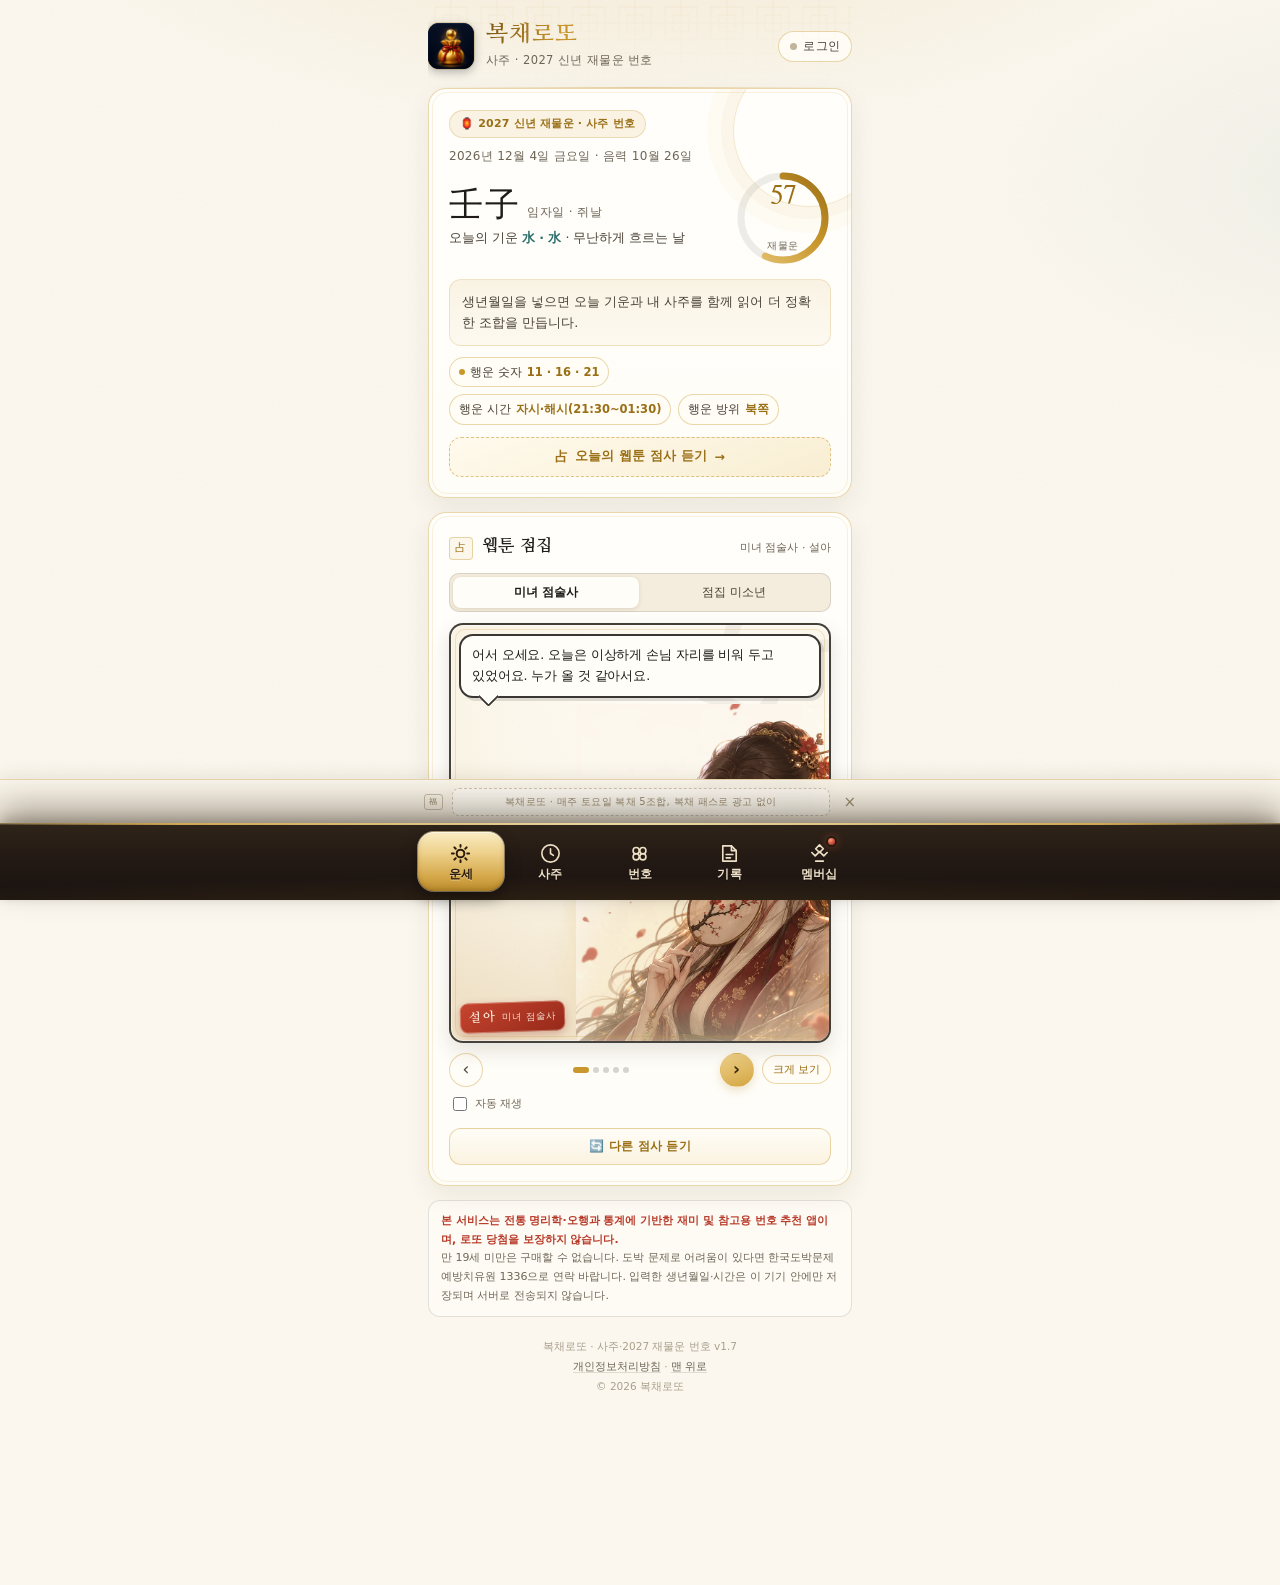
<file: index.html>
<!doctype html>
<html lang="ko">
<head>
<meta charset="utf-8" />
<meta name="viewport" content="width=device-width, initial-scale=1, viewport-fit=cover" />
<meta name="theme-color" content="#1E1B18" />
<script>
/* ───────── 채널 판별: 플레이스토어 앱(무료·광고형) / 웹(계좌이체) ─────────
   · ?channel=play  → 플레이스토어 무료·광고형 모드 (sessionStorage에 기억)
   · ?channel=web   → 무료 모드 해제(웹 판매 화면)
   · 그 외          → 저장된 채널을 따름 (기본값 web)
   이 스크립트는 CSS·다른 스크립트보다 먼저 돌아, 결제 UI가 잠깐이라도 그려지지 않게 합니다. */
(function () {
  var play = false;
  try {
    var q = new URLSearchParams(location.search);
    var ch = q.get('channel');
    if (ch === 'web') {
      try { sessionStorage.removeItem('bokchae_play_channel'); } catch (e) {}
    } else if (ch === 'play') {
      try { sessionStorage.setItem('bokchae_play_channel', '1'); } catch (e) {}
      play = true;
    } else {
      try { play = sessionStorage.getItem('bokchae_play_channel') === '1'; } catch (e) {}
    }
  } catch (e) {}
  window.BOKCHAE_PLAY = play;
  window.BOKCHAE_CHANNEL = play ? 'play' : 'web';
  if (play) document.documentElement.setAttribute('data-channel', 'play');
})();
</script>
<style>
/* 플레이스토어 모드: 계좌이체·이용권 코드·요금표·결제 모달은 화면에 존재하지 않습니다 */
html[data-channel="play"] .pay-intro,
html[data-channel="play"] .bank-mini,
html[data-channel="play"] #voucherTop,
html[data-channel="play"] #planList,
html[data-channel="play"] #termsBox,
html[data-channel="play"] #myPageBtn,
html[data-channel="play"] #payModal,
html[data-channel="play"] [data-tabgroup="membership"] [data-tab="plans"],
html[data-channel="play"] [data-tabpane="membership:plans"] { display: none !important; }
html[data-channel="play"] #wishBuy { display: none !important; }
</style>
<meta name="description" content="복채로또 - 사주와 2027 신년 재물운으로 로또 6/45 번호를 고르는 앱. 생년월일만 넣으면 웹툰 점술사가 오늘의 기운과 2027 정미년 재물운을 내 사주에 맞춰 풀어 주고, 무료로 시작해 월간·연간·VIP 멤버십으로 광고 없이 매일 황금 5조합과 심층 사주 리포트를 받아 볼 수 있습니다." />
<meta name="robots" content="index,follow" />
<meta property="og:title" content="복채로또 - 사주·2027 재물운 번호" />
<meta property="og:description" content="2027 신년 재물운과 내 사주로 고르는 6/45. 번호마다 이유가 있습니다." />
<meta property="og:type" content="website" />
<meta property="og:image" content="./icon-512.png" />
<title>복채로또 - 사주·2027 재물운 번호</title>
<link rel="manifest" href="./manifest.json" />
<link rel="icon" type="image/png" sizes="32x32" href="./favicon-32.png" />
<link rel="apple-touch-icon" href="./apple-touch-icon.png" />
<link rel="preconnect" href="https://fonts.googleapis.com" />
<link rel="preconnect" href="https://fonts.gstatic.com" crossorigin />
<link href="https://fonts.googleapis.com/css2?family=Nanum+Myeongjo:wght@400;700;800&family=Gowun+Batang:wght@400;700&display=swap" rel="stylesheet" />
<link rel="stylesheet" href="style.css?v=22" />
<link rel="stylesheet" href="webtoon.css?v=22" />
<style>
/* 인트로 스플래시 — 외부 CSS를 기다리지 않고 첫 페인트부터 화면을 덮도록 하는 최소 스타일 */
html.splashing { background-color: #100E0C; }
html.splashing, html.splashing body { overflow: hidden; }
#splash {
  position: fixed; inset: 0; z-index: 9999;
  display: grid; place-items: center; overflow: hidden;
  background:
    radial-gradient(120% 80% at 50% 6%, #2A2318 0%, rgba(42, 35, 24, 0) 60%),
    radial-gradient(100% 62% at 50% 104%, #1B1712 0%, rgba(27, 23, 18, 0) 72%),
    linear-gradient(180deg, #100E0C 0%, #171310 54%, #0B0A08 100%);
  color: #FBF7EE;
}
#splash.is-out { opacity: 0; visibility: hidden; }
#splash .sp-seal,
#splash .sp-title,
#splash .sp-rule,
#splash .sp-sub,
#splash .sp-hint { opacity: 0; }
</style>
</head>
<body>

<!-- ───── 인트로 스플래시 ───── -->
<div id="splash" class="splash" aria-hidden="true">
  <div class="sp-bg">
    <div class="sp-grain"></div>
    <div class="sp-moon"></div>
    <div class="sp-ring"></div>
    <div class="sp-sparks">
      <i style="--x:8%;--s:3px;--t:9.5s;--d:0s"></i>
      <i style="--x:17%;--s:2px;--t:12s;--d:2.4s"></i>
      <i style="--x:27%;--s:2.5px;--t:10.5s;--d:5.1s"></i>
      <i style="--x:39%;--s:2px;--t:13.5s;--d:1.2s"></i>
      <i style="--x:47%;--s:3.5px;--t:8.6s;--d:3.8s"></i>
      <i style="--x:56%;--s:2px;--t:11.4s;--d:6.4s"></i>
      <i style="--x:64%;--s:2.5px;--t:9s;--d:2s"></i>
      <i style="--x:72%;--s:3px;--t:12.6s;--d:4.6s"></i>
      <i style="--x:81%;--s:2px;--t:10s;--d:7.2s"></i>
      <i style="--x:89%;--s:3px;--t:13s;--d:1.8s"></i>
      <i style="--x:22%;--s:2px;--t:14s;--d:8.4s"></i>
      <i style="--x:93%;--s:2px;--t:11s;--d:5.7s"></i>
    </div>
    <div class="sp-frame"><b></b><b></b><b></b><b></b></div>
  </div>
  <div class="sp-core">
    <div class="sp-seal"><img src="./icon-192.png" alt="" width="92" height="92" decoding="async" /></div>
    <div class="sp-title">복채로또</div>
    <div class="sp-rule"><i></i><span>福</span><i></i></div>
    <p class="sp-sub">사주 · 2027 신년 재물운 번호</p>
    <p class="sp-hint">화면을 누르면 바로 시작합니다</p>
  </div>
</div>
<script>
/* 인트로 스플래시 제어 — 제목이 다 떠오른 뒤(1.9초) 부드럽게 걷히고, 탭하면 바로 건너뜁니다. */
(function () {
  var el = document.getElementById('splash');
  if (!el) return;
  var root = document.documentElement;
  root.classList.add('splashing');
  var done = false;

  function hide() {
    if (done) return;
    done = true;
    el.classList.add('is-out');
    root.classList.remove('splashing');
    setTimeout(function () {
      if (el.parentNode) el.parentNode.removeChild(el);
      root.classList.add('splash-done');
    }, 700);
  }

  // 제목·부제가 떠오르는 시간을 기다렸다가 자연스럽게 전환
  setTimeout(hide, 1900);
  // 탭 · 클릭 · 키 입력으로 즉시 건너뛰기
  el.addEventListener('click', hide);
  el.addEventListener('touchstart', hide, { passive: true });
  document.addEventListener('keydown', function (e) {
    if (e.key === 'Escape' || e.key === ' ' || e.key === 'Enter' || e.key === 'ArrowDown') hide();
  });
  // 뒤로 가기 복원(bFCache) 시에는 스플래시를 다시 보여 주지 않습니다.
  window.addEventListener('pageshow', function (e) { if (e.persisted) hide(); });
})();
</script>

<div class="wrap">
  <header class="topbar">
    <div class="brand">
      <div class="brand-mark" aria-hidden="true"><img src="./icon-192.png" alt="" width="46" height="46" decoding="async" /></div>
      <div class="brand-text">
        <b>복채로또</b>
        <span>사주 · 2027 신년 재물운 번호</span>
      </div>
    </div>
    <button class="acct" id="acctBtn" type="button" aria-haspopup="dialog">
      <span class="acct-dot" id="acctDot" aria-hidden="true"></span>
      <span class="acct-label" id="acctLabel">로그인</span>
    </button>
  </header>

  <main>

  <div class="panel" data-panel="today" id="panel-today">
      <section id="today" class="card hero" aria-labelledby="today-title">
        <div class="hero-tag" id="heroTag">🏮 2027 신년 재물운 · 사주 번호</div>
        <div class="hero-date" id="todayDate">오늘의 기운</div>
        <h1 id="today-title" class="sr">오늘의 기운과 재물운</h1>
        <div class="hero-main">
          <div class="hero-gz">
            <div class="gz" id="todayGz">乙巳<small id="todayGzSub">을사일</small></div>
            <div class="gz-sub" id="todayElLine">오늘의 기운 <b>木 · 火</b></div>
          </div>
          <div class="gauge" aria-label="오늘의 재물운 점수">
            <svg width="96" height="96" viewBox="0 0 96 96" aria-hidden="true">
              <circle cx="48" cy="48" r="42" fill="none" stroke="rgba(30,27,24,.08)" stroke-width="7" />
              <circle id="gaugeArc" cx="48" cy="48" r="42" fill="none" stroke="url(#gaugeGold)" stroke-width="7"
                stroke-linecap="round" stroke-dasharray="264" stroke-dashoffset="264" />
              <defs>
                <linearGradient id="gaugeGold" x1="0" y1="0" x2="1" y2="1">
                  <stop offset="0%" stop-color="#E7C87A" />
                  <stop offset="55%" stop-color="#C9972C" />
                  <stop offset="100%" stop-color="#9A6F16" />
                </linearGradient>
              </defs>
            </svg>
            <div class="val"><b id="gaugeVal">--</b><span>재물운</span></div>
          </div>
        </div>
        <div class="hero-note" id="todayNote">생년월일을 넣으면 2027 신년 재물운과 오늘의 기운을 내 사주와 함께 읽어 드립니다.</div>
        <div class="hero-chips" id="todayChips"></div>
        <button type="button" class="wt-hero-btn" data-wt-open>
          <b>占</b> 오늘의 웹툰 점사 듣기 <span aria-hidden="true">→</span>
        </button>
      </section>

      <section id="webtoon" class="card wt-card" aria-labelledby="wt-title">
        <div class="card-head">
          <span class="hanja">占</span>
          <h2 id="wt-title">웹툰 점집</h2>
          <span class="right" id="wtRole">미녀 점술사 · 설아</span>
        </div>

        <div class="seg wt-seg" role="group" aria-label="점술사 캐릭터 선택">
          <button type="button" data-teller="male" class="on">미녀 점술사</button>
          <button type="button" data-teller="female">점집 미소년</button>
        </div>

        <div class="wt-stage" id="wtStage"></div>

        <div class="wt-ctl">
          <button type="button" class="wt-round" data-wt-prev aria-label="이전 대사">‹</button>
          <div class="wt-dots" id="wtDotsInline" aria-hidden="true"></div>
          <button type="button" class="wt-round wt-round-next" data-wt-next aria-label="다음 대사">›</button>
          <button type="button" class="wt-mini" data-wt-open>크게 보기</button>
        </div>
        <label class="wt-auto"><input type="checkbox" data-wt-auto id="wtAutoInline" /> 자동 재생</label>
        <div class="wt-extra"><button type="button" class="wt-shuffle" data-wt-shuffle aria-label="다른 점사 듣기">🔄 다른 점사 듣기</button></div>
        <div class="wt-cta" id="wtCtaInline" hidden></div>
      </section>

  </div>

  <div class="panel" data-panel="saju" id="panel-saju" hidden>
    <div class="catbar" data-tabgroup="saju" role="tablist" aria-label="사주 카테고리">
      <button type="button" role="tab" data-tab="mine" aria-selected="true" class="on">내 사주 팔자</button>
      <button type="button" role="tab" data-tab="year" data-view="total" aria-selected="false">2027 신년 총운</button>
      <button type="button" role="tab" data-tab="year" data-view="domains" aria-selected="false">분야별 운세</button>
      <button type="button" role="tab" data-tab="year" data-view="months" aria-selected="false">주의할 달</button>
    </div>
    <div class="tabpane" data-tabpane="saju:mine">
      <section id="saju" class="card" aria-labelledby="saju-title">
        <div class="card-head">
          <span class="hanja">四柱</span>
          <h2 id="saju-title">내 사주</h2>
          <span class="rule"></span>
        </div>

        <form id="sajuForm" autocomplete="off">
          <div class="field">
            <label>달력 기준</label>
            <div class="seg" id="calSeg" role="group" aria-label="양력 음력 선택">
              <button type="button" data-cal="solar" class="on">양력</button>
              <button type="button" data-cal="lunar">음력</button>
            </div>
          </div>
          <div class="field">
            <label>내 성별 <span class="opt">점술사 캐릭터</span></label>
            <div class="seg" role="group" aria-label="내 성별 선택">
              <button type="button" data-gender="male" class="on">남성</button>
              <button type="button" data-gender="female">여성</button>
            </div>
            <div class="hint">남성을 고르면 미녀 점술사가, 여성을 고르면 점집 미소년이 사주를 풀어 드립니다.</div>
          </div>
          <div class="field">
            <label for="birthDate">생년월일</label>
            <input type="date" id="birthDate" min="1900-01-01" max="2050-12-31" required />
            <div class="hint" id="calHint">양력(현재 달력) 기준으로 입력합니다.</div>
          </div>
          <div class="field" id="leapRow" hidden>
            <label class="chk"><input type="checkbox" id="leapChk" /> 윤달(閏月)생입니다</label>
          </div>
          <div class="field">
            <label for="birthHour">태어난 시간</label>
            <select id="birthHour"></select>
            <div class="hint">모르면 ‘모름’으로 두세요. 세 기둥(년·월·일)으로 계산합니다.</div>
          </div>
          <button type="submit" class="btn btn-primary" id="sajuSubmit">사주 보고 번호 받기</button>
        </form>

        <div id="sajuResult" hidden>
          <div class="pillars" id="pillars"></div>
          <div class="saju-summary" id="sajuSummary"></div>
          <div class="saju-badges" id="sajuBadges"></div>
          <div class="balance" id="sajuBalance"></div>
          <div class="btn-row" style="margin-top:14px">
            <button type="button" class="btn btn-ghost" id="sajuEdit">사주 다시 입력</button>
          </div>
        </div>
      </section>

    </div>
    <div class="tabpane" data-tabpane="saju:year" data-tabview="total" hidden>
      <section id="annual" class="card premium ny-card" aria-labelledby="annual-title">
        <div class="card-head">
          <span class="hanja">歲</span>
          <h2 id="annual-title">2027 신년 총운세 · 주의할 달</h2>
          <span class="right gate-tag" id="annualTag">복채 패스</span>
        </div>
        <div class="gate" id="annualBody"></div>
      </section>

    </div>
  </div>

  <div class="panel" data-panel="numbers" id="panel-numbers" hidden>
    <div class="catbar" data-tabgroup="numbers" role="tablist" aria-label="번호 카테고리">
      <button type="button" role="tab" data-tab="numbers" aria-selected="true" class="on">오늘의 번호</button>
      <button type="button" role="tab" data-tab="weekly" aria-selected="false">이번 주 5조합</button>
      <button type="button" role="tab" data-tab="wish" aria-selected="false">소원 부적</button>
      <button type="button" role="tab" data-tab="buydays" aria-selected="false">구매 길일</button>
    </div>
    <div class="tabpane" data-tabpane="numbers:numbers">
      <section id="numbers" class="card" aria-labelledby="numbers-title">
        <div class="card-head">
          <span class="hanja">番</span>
          <h2 id="numbers-title">오늘의 번호</h2>
          <span class="right" id="numbersFor">사주 미입력</span>
        </div>

        <div id="memberBar" class="member-bar" hidden></div>

        <div id="comboFree"></div>

        <div id="comboLock" class="lock" style="margin-top:12px">
          <div class="pouch" aria-hidden="true">🧧</div>
          <h3>황금 5조합 + 상세 사주 리포트</h3>
          <p>복채(짧은 광고 1회)를 내면<br />오늘의 다섯 조합과 사주 풀이가 열립니다.</p>
          <button type="button" class="btn btn-gold" id="unlockBtn">복채 보고 5조합 열기 <small>무료</small></button>
          <p class="tiny">광고는 3초 카운트다운으로 재생됩니다 · 하루 1회</p>
        </div>

        <div id="comboPaid" hidden></div>

        <p class="hint" style="margin-top:12px">번호는 사주·오늘 일진·최근 회차 통계로 매일 새로 계산됩니다. 같은 날에는 같은 조합이 나옵니다.</p>
      </section>

    </div>
    <div class="tabpane" data-tabpane="numbers:weekly" hidden>
      <section id="weekly" class="card weekly" aria-labelledby="weekly-title">
        <div class="card-head">
          <span class="hanja">週</span>
          <h2 id="weekly-title">이번 주 내 복채 5조합</h2>
          <span class="right" id="weeklyRound">복채 패스</span>
        </div>
        <div id="weeklyBody"></div>
      </section>

    </div>
    <div class="tabpane" data-tabpane="numbers:wish" hidden>
      <section id="wish" class="card wish-sec" aria-labelledby="wish-title">
        <div class="card-head">
          <span class="hanja">願</span>
          <h2 id="wish-title">3일 소원 부적·카드</h2>
          <span class="right" id="wishPrice">1건 10,000원</span>
        </div>
        <p class="hint" style="margin:0 0 10px">소원을 한 줄 적으면 사주·오행 기운을 담은 부적 카드를 만들어 드립니다. 사흘 동안 간직하고, 이루어지길 기원하세요.</p>
        <div class="field">
          <label for="wishInput">내 소원 <span class="opt">40자 이내</span></label>
          <input type="text" id="wishInput" maxlength="40" placeholder="예) 이번 달 복채로 가족 여행을 다녀오게 해 주세요" />
        </div>
        <div class="btn-row" style="margin-top:10px">
          <button type="button" class="btn btn-gold" id="wishMake">소원 부적·카드 만들기 <small>미리보기 무료</small></button>
        </div>
        <div id="wishOut" hidden>
          <div class="wish-stage">
            <canvas id="wishCanvas" width="1080" height="1440" aria-label="3일 소원 부적 카드"></canvas>
            <div class="wish-lock" id="wishLock">
              <span class="wish-lock-ico" aria-hidden="true">🔒</span>
              <p class="wish-teller" data-teller-line>미녀 점술사 설아 — 복채를 내야 부적에 힘이 생깁니다.</p>
              <button type="button" class="btn btn-gold" id="wishBuy">10,000원 복채 내고 소원 부적 소장하기</button>
              <p class="tiny">구독 요금제와 별개의 단건 상품 · 1건 10,000원</p>
            </div>
          </div>
          <div class="btn-row" style="margin-top:12px">
            <button type="button" class="btn btn-primary" id="wishSave" disabled>결제 후 저장할 수 있어요</button>
            <button type="button" class="btn btn-ghost" id="wishShare" hidden>공유하기</button>
          </div>
          <p class="tiny" id="wishHint">미리보기에는 워터마크가 들어갑니다 · 10,000원 결제 후 원본 저장·공유가 열립니다</p>
        </div>
      </section>

    </div>
    <div class="tabpane" data-tabpane="numbers:buydays" hidden>
      <section id="buydays" class="card premium bd-sec" aria-labelledby="buydays-title">
        <div class="card-head">
          <span class="hanja">日</span>
          <h2 id="buydays-title">로또 구매 길일</h2>
          <span class="right gate-tag" id="buyTag">복채 패스</span>
        </div>
        <p class="hint" style="margin:0 0 10px">내 사주의 용신·재성과 그날의 일진이 맞물리는 날을 골라, 복채를 걸기 좋은 날과 피할 날을 달력으로 보여 드립니다.</p>
        <div class="gate" id="buyBody"></div>
      </section>

    </div>
  </div>

  <div class="panel" data-panel="saved" id="panel-saved" hidden>
      <section id="saved" class="card" aria-labelledby="saved-title">
        <div class="card-head">
          <span class="hanja">記</span>
          <h2 id="saved-title">내 번호 기록</h2>
          <span class="right" id="savedCount">0조합</span>
        </div>
        <div id="savedList"><div class="empty">마음에 드는 조합을 저장해 보세요. 저장한 번호는 최신 회차와 자동으로 대조합니다.</div></div>
        <div class="btn-row" style="margin-top:12px">
          <button type="button" class="btn btn-ghost" id="checkBtn">당첨 확인</button>
          <button type="button" class="btn btn-ghost" id="clearBtn">전체 삭제</button>
        </div>
        <p class="hint" id="savedLimitHint"></p>
      </section>

      <section id="draw" class="card" aria-labelledby="draw-title">
        <div class="card-head">
          <span class="hanja">當</span>
          <h2 id="draw-title">최신 당첨번호</h2>
          <span class="rule"></span>
        </div>
        <div id="latestDraw">
          <div class="empty">회차 정보를 불러오는 중입니다…</div>
        </div>
        <details class="past" id="pastWrap">
          <summary>지난 회차 보기</summary>
          <div id="pastList"></div>
        </details>
        <p class="hint" id="dataMeta">출처: 동행복권</p>
      </section>

  </div>

  <div class="panel" data-panel="membership" id="panel-membership" hidden>
    <div class="catbar" data-tabgroup="membership" role="tablist" aria-label="멤버십 카테고리">
      <button type="button" role="tab" data-tab="plans" aria-selected="true" class="on">요금제</button>
      <button type="button" role="tab" data-tab="ten" aria-selected="false">정밀 10조합</button>
      <button type="button" role="tab" data-tab="deep" aria-selected="false">심층 리포트</button>
      <button type="button" role="tab" data-tab="calendar" aria-selected="false">1년 캘린더</button>
      <button type="button" role="tab" data-tab="lucky" aria-selected="false">길일</button>
    </div>
    <div class="tabpane" data-tabpane="membership:plans">
      <section id="membership" class="card" aria-labelledby="membership-title">
        <div class="card-head">
          <span class="hanja">會</span>
          <h2 id="membership-title">멤버십 · 요금제</h2>
          <span class="right" id="tierNow">무료 회원</span>
        </div>

        <div class="pay-intro">
          <b>계좌이체로 결제하고, 이용권 코드로 바로 시작</b>
          <p>요금제를 고르면 입금 계좌가 나옵니다. 입금자명에 본인 성함 또는 닉네임을 적고 입금 확인을 알려주시면 <b>이용권 코드</b>를 보내드립니다. 받은 코드를 아래에 넣으면 즉시 등급이 열립니다.</p>
          <div class="bank-mini">
            <span>카카오뱅크 <b>3333-06-3329778</b> · 예금주 이원철</span>
            <button type="button" class="bank-copy" data-copy-acc>계좌 복사</button>
          </div>
        </div>

        <div id="voucherTop"></div>

        <div class="plans" id="planList"></div>

        <details class="terms" id="termsBox">
          <summary>결제 · 이용 기간 · 환불 조건</summary>
          <ul>
            <li><b>요금</b> — 월간 <b>복채 패스 6,900원</b>(1개월) / 연간 <b>1년 패스 59,000원</b>(12개월, 월 4,917원꼴 · 약 29% 할인) / VIP <b>황금 사주 패스</b> 월 12,900원 또는 평생 89,000원(1회 결제). 부가세 포함 금액입니다.</li>
            <li><b>매주 복채 5조합</b> — 복채 패스 이상 회원에게는 매주 토요일 추첨 회차 기준 <b>복채 5조합</b>이 자동 발급되어 회차별 보관함에 저장됩니다. VIP는 정밀 10조합까지 매주 발급됩니다.</li>
            <li><b>단건 상품</b> — ‘3일 소원 부적·카드’는 구독 요금제와 별개의 <b>1건 10,000원</b> 상품이며, 결제 즉시 이미지가 제공되는 디지털 콘텐츠로 제공 시작 후 청약철회가 제한될 수 있습니다.</li>
            <li><b>결제 방식</b> — 현재는 <b>계좌이체</b>(카카오뱅크 3333-06-3329778 · 예금주 이원철)로 입금하고, 입금 확인 후 받은 <b>이용권 코드</b>를 앱에 등록하면 바로 이용할 수 있습니다. 코드는 등록한 기기(브라우저)에서만 유효하며 한 번만 쓸 수 있습니다.</li>
            <li><b>이용 기간</b> — 이용권은 <b>자동갱신 없이</b> 고른 기간만 이용합니다. 기간이 끝나면 자동으로 무료 회원이 되고 추가 결제가 일어나지 않습니다.</li>
            <li><b>청약철회</b> — 결제 후 7일 이내에 콘텐츠를 이용하지 않았다면 청약철회(전액 환불)할 수 있습니다. 다만 황금 5조합·심층 리포트 등 <b>디지털 콘텐츠 열람을 시작한 뒤에는 청약철회가 제한</b>될 수 있습니다(전자상거래법 제17조 제2항).</li>
            <li><b>환불</b> — 중도 해지 시 이용하지 않은 잔여 기간에 대해 관련 법령과 스토어 정책에 따라 환불을 검토합니다. 단순 변심에 의한 부분 환불은 제한될 수 있습니다.</li>
            <li><b>스토어 결제</b> — 향후 Google Play 인앱 결제를 도입하면 그 결제·환불 정책이 함께 적용되며, 도입 시점에 이 화면에서 미리 알립니다.</li>
            <li><b>가격 변경</b> — 요금이 바뀌면 최소 30일 전에 앱과 이 화면에서 알립니다.</li>
          </ul>
        </details>

        <div class="btn-row" style="margin-top:12px">
          <button type="button" class="btn btn-ghost" id="myPageBtn">내 정보 · 구독 관리</button>
        </div>
      </section>

    </div>
    <div class="tabpane" data-tabpane="membership:ten" hidden>
      <section id="tencombos" class="card premium" aria-labelledby="ten-title">
        <div class="card-head">
          <span class="hanja">十</span>
          <h2 id="ten-title">이번 주 VIP 정밀 10조합</h2>
          <span class="right gate-tag" id="tenTag">VIP</span>
        </div>
        <div class="gate" id="tenBody"></div>
      </section>

    </div>
    <div class="tabpane" data-tabpane="membership:deep" hidden>
      <section id="deep" class="card premium" aria-labelledby="deep-title">
        <div class="card-head">
          <span class="hanja">命</span>
          <h2 id="deep-title">1:1 사주 오행 심층 리포트</h2>
          <span class="right gate-tag" id="deepTag">VIP</span>
        </div>
        <div class="gate" id="deepBody"></div>
      </section>

    </div>
    <div class="tabpane" data-tabpane="membership:calendar" hidden>
      <section id="calendar" class="card premium" aria-labelledby="cal-title">
        <div class="card-head">
          <span class="hanja">運</span>
          <h2 id="cal-title">1년 대운 · 월별 재물운</h2>
          <span class="right gate-tag" id="calTag">연간</span>
        </div>
        <div class="gate" id="calBody"></div>
      </section>

    </div>
    <div class="tabpane" data-tabpane="membership:lucky" hidden>
      <section id="lucky" class="card premium" aria-labelledby="lucky-title">
        <div class="card-head">
          <span class="hanja">吉</span>
          <h2 id="lucky-title">명당 기운 길일</h2>
          <span class="right gate-tag" id="luckyTag">VIP</span>
        </div>
        <div class="gate" id="luckyBody"></div>
      </section>

    </div>
  </div>

    <div class="disclaimer">
      <b>본 서비스는 전통 명리학·오행과 통계에 기반한 재미 및 참고용 번호 추천 앱이며, 로또 당첨을 보장하지 않습니다.</b><br />
      만 19세 미만은 구매할 수 없습니다. 도박 문제로 어려움이 있다면 한국도박문제예방치유원 1336으로 연락 바랍니다. 입력한 생년월일·시간은 이 기기 안에만 저장되며 서버로 전송되지 않습니다.
    </div>

    <footer class="foot">
      복채로또 · 사주·2027 재물운 번호 v1.7<br />
      <a href="./privacy.html" id="privacyLink">개인정보처리방침</a> · <a href="#today">맨 위로</a><br />
      © 2026 복채로또
    </footer>
  </main>
</div>

<!-- 하단 배너 광고 자리 -->
<div class="adbar" id="adbar">
  <div class="adbar-inner">
    <span class="ad-badge">福</span>
    <div class="ad-slot">복채로또 · 매주 토요일 복채 5조합, 복채 패스로 광고 없이</div>
    <button class="ad-close" id="adClose" aria-label="광고 영역 닫기">×</button>
  </div>
</div>

<!-- 하단 내비 -->
<nav class="nav" aria-label="주요 메뉴">
  <div class="nav-inner">
    <a href="#today" class="on" data-target="today">
      <svg viewBox="0 0 24 24" aria-hidden="true"><path d="M12 3v2M12 19v2M3 12h2M19 12h2M5.6 5.6l1.4 1.4M17 17l1.4 1.4M18.4 5.6L17 7M7 17l-1.4 1.4"/><circle cx="12" cy="12" r="4"/></svg>
      운세
    </a>
    <a href="#saju" data-target="saju">
      <svg viewBox="0 0 24 24" aria-hidden="true"><circle cx="12" cy="12" r="9"/><path d="M12 7v5l3 2"/></svg>
      사주
    </a>
    <a href="#numbers" data-target="numbers">
      <svg viewBox="0 0 24 24" aria-hidden="true"><circle cx="8.5" cy="9" r="3.2"/><circle cx="15.5" cy="9" r="3.2"/><circle cx="8.5" cy="15.5" r="3.2"/><circle cx="15.5" cy="15.5" r="3.2"/></svg>
      번호
    </a>
    <a href="#saved" data-target="saved">
      <svg viewBox="0 0 24 24" aria-hidden="true"><path d="M5 4h9l5 5v11H5z"/><path d="M14 4v5h5M8.5 13h7M8.5 16.5h4.5"/></svg>
      기록
    </a>
    <a href="#membership" data-target="membership" id="navMembership">
      <svg viewBox="0 0 24 24" aria-hidden="true"><path d="M12 3l4 4-4 4-4-4z"/><path d="M4 11l3.5 3.5L12 10l4.5 4.5L20 11"/><path d="M8 20h8"/></svg>
      멤버십
    </a>
  </div>
</nav>

<!-- 보상형 광고 모달 -->
<div class="modal-back" id="adModal" role="dialog" aria-modal="true" aria-labelledby="adTitle">
  <div class="modal">
    <div class="seal seal-mini" aria-hidden="true" style="margin:0 auto 8px">福</div>
    <h3 id="adTitle">복채를 받는 중</h3>
    <p id="adDesc">짧게 기다리면 오늘의 황금 5조합과 상세 사주 리포트가 열립니다.</p>
    <div class="countdown" id="adCount">
      <svg viewBox="0 0 92 92" aria-hidden="true">
        <circle cx="46" cy="46" r="41" fill="none" stroke="rgba(30,27,24,.09)" stroke-width="6" />
        <circle id="adArc" cx="46" cy="46" r="41" fill="none" stroke="#C9972C" stroke-width="6"
          stroke-linecap="round" stroke-dasharray="258" stroke-dashoffset="0" />
      </svg>
      <b id="adSec">3</b>
    </div>
    <button type="button" class="btn btn-gold" id="adDone" disabled>준비 중…</button>
    <button type="button" class="btn btn-ghost" id="adCancel" style="margin-top:8px">닫기</button>
    <p class="tiny">잠시만 기다리면 오늘의 황금 5조합과 상세 사주 리포트가 열립니다.</p>
  </div>
</div>

<!-- 웹툰 점사 컷신 (크게 보기) -->
<div class="modal-back cut-back" id="cutModal" role="dialog" aria-modal="true" aria-labelledby="cutTitle">
  <div class="cut-sheet">
    <div class="cut-top">
      <span class="cut-badge" aria-hidden="true">占</span>
      <div class="cut-title">
        <b id="cutTitle">오늘의 점사</b>
        <span id="cutRole">미녀 점술사 · 설아</span>
      </div>
      <button type="button" class="cut-x" data-wt-close aria-label="점사 닫기">×</button>
    </div>

    <div class="wt-stage cut-stage" id="cutStage"></div>

    <div class="cut-bar">
      <div class="seg cut-seg" role="group" aria-label="점술사 캐릭터 선택">
        <button type="button" data-teller="male" class="on">미녀 점술사</button>
        <button type="button" data-teller="female">점집 미소년</button>
      </div>
      <div class="wt-ctl">
        <button type="button" class="wt-round" data-wt-prev aria-label="이전 대사">‹</button>
        <div class="wt-dots" id="cutDots"></div>
        <button type="button" class="wt-round wt-round-next" data-wt-next aria-label="다음 대사">›</button>
      </div>
      <label class="wt-auto"><input type="checkbox" id="cutAuto" data-wt-auto /> 자동 재생</label>
      <div class="wt-extra"><button type="button" class="wt-shuffle" data-wt-shuffle aria-label="다른 점사 듣기">🔄 다른 점사 듣기</button></div>
      <div class="wt-cta" id="cutCta" hidden></div>
      <p class="wt-note">재미로 보는 사주 점사입니다 · 당첨을 보장하지 않아요</p>
    </div>
  </div>
</div>

<!-- 회원가입 · 로그인 모달 -->
<div class="modal-back" id="authModal" role="dialog" aria-modal="true" aria-labelledby="authTitle">
  <div class="modal modal-tall">
    <button type="button" class="modal-x" data-close="authModal" aria-label="닫기">×</button>
    <div class="seal seal-mini" aria-hidden="true">會</div>
    <h3 id="authTitle">회원가입 · 로그인</h3>
    <p class="tiny beta-line">계정 정보는 이 기기(브라우저)에만 저장되며 서버로 전송되지 않습니다.</p>

    <div class="tabs" id="authTabs" role="tablist">
      <button type="button" data-auth-tab="login" class="on" role="tab">로그인</button>
      <button type="button" data-auth-tab="signup" role="tab">회원가입</button>
    </div>

    <form id="loginForm" class="auth-form" autocomplete="on">
      <div class="field">
        <label for="loginEmail">이메일</label>
        <input type="email" id="loginEmail" autocomplete="username" placeholder="you@example.com" required />
      </div>
      <div class="field">
        <label for="loginPass">비밀번호</label>
        <input type="password" id="loginPass" autocomplete="current-password" placeholder="6자 이상" minlength="6" required />
      </div>
      <p class="form-err" id="loginErr" hidden></p>
      <button class="btn btn-primary" type="submit">로그인</button>
    </form>

    <form id="signupForm" class="auth-form" autocomplete="on" hidden>
      <div class="field">
        <label for="suNick">닉네임</label>
        <input type="text" id="suNick" maxlength="16" placeholder="예) 원철" required />
      </div>
      <div class="field">
        <label for="suEmail">이메일</label>
        <input type="email" id="suEmail" autocomplete="username" placeholder="you@example.com" required />
      </div>
      <div class="field">
        <label for="suPass">비밀번호</label>
        <input type="password" id="suPass" autocomplete="new-password" placeholder="6자 이상" minlength="6" required />
      </div>
      <div class="field">
        <label for="suBirth">생년월일 <span class="opt">선택 · 사주 연동</span></label>
        <input type="date" id="suBirth" min="1900-01-01" max="2050-12-31" />
      </div>
      <label class="chk"><input type="checkbox" id="suLink" checked /> 입력한 생년월일을 내 사주에 연결</label>
      <label class="chk"><input type="checkbox" id="suAgree" required /> <span>[필수] 이용약관 및 개인정보 수집·이용에 동의합니다 (기기 내 저장)</span></label>
      <p class="form-err" id="signupErr" hidden></p>
      <button class="btn btn-primary" type="submit">회원가입</button>
    </form>

    <p class="tiny">가입 정보는 이 기기(브라우저) 안에만 저장됩니다. 비밀번호는 소금값과 함께 해시로만 보관합니다.</p>
  </div>
</div>

<!-- 내 정보(마이페이지) 모달 -->
<div class="modal-back" id="myModal" role="dialog" aria-modal="true" aria-labelledby="myTitle">
  <div class="modal modal-tall">
    <button type="button" class="modal-x" data-close="myModal" aria-label="닫기">×</button>
    <h3 id="myTitle">내 정보</h3>
    <div id="myBody"></div>
  </div>
</div>

<!-- 결제 · 이용권 코드 모달 -->
<div class="modal-back" id="payModal" role="dialog" aria-modal="true" aria-labelledby="payTitle">
  <div class="modal">
    <button type="button" class="modal-x" data-close="payModal" aria-label="닫기">×</button>
    <h3 id="payTitle">결제 · 이용권 등록</h3>
    <div id="payBody"></div>
  </div>
</div>

<div class="toast" id="toast" role="status" aria-live="polite"></div>

<script src="lunar.js?v=22"></script>
<script src="saju.js?v=22"></script>
<script src="account.js?v=22"></script>
<script src="premium.js?v=22"></script>
<script src="webtoon.js?v=22"></script>
<script src="wish.js?v=22"></script>
<script src="app.js?v=22"></script>
</body>
</html>
</file>
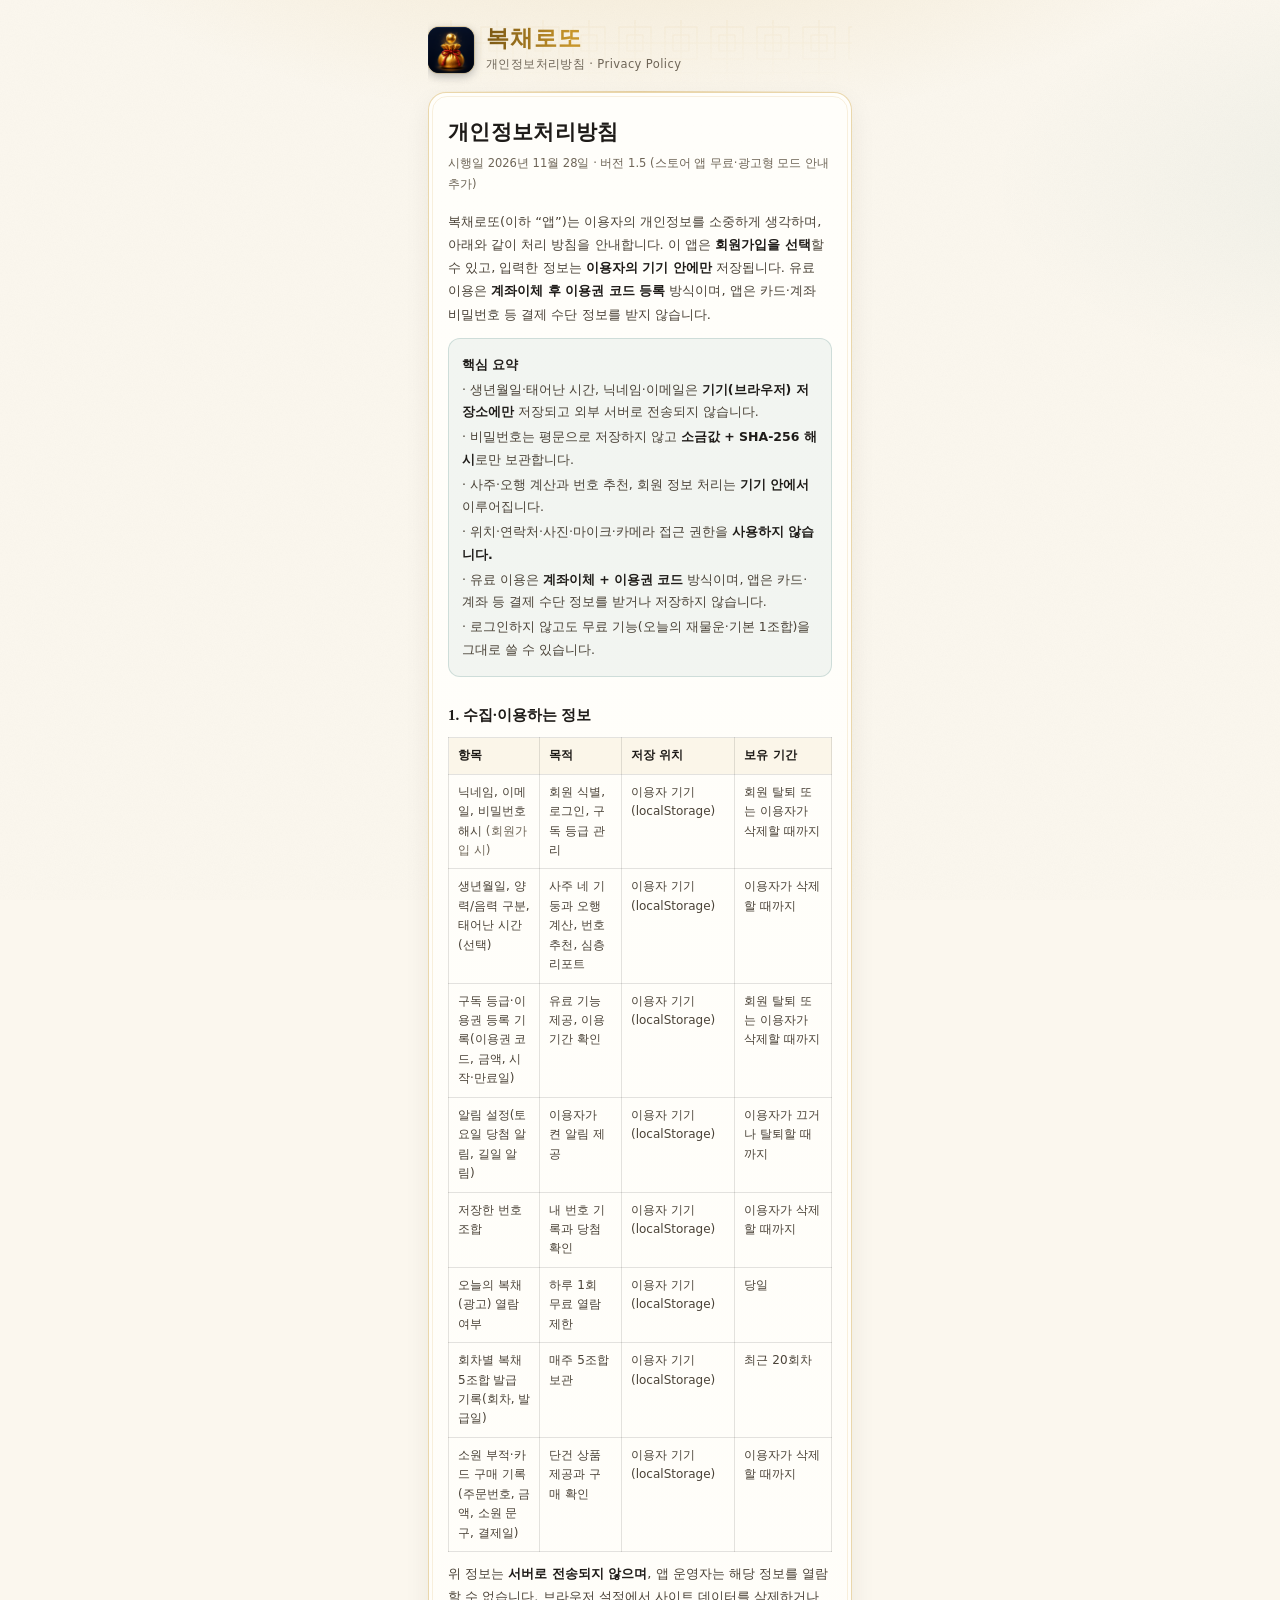
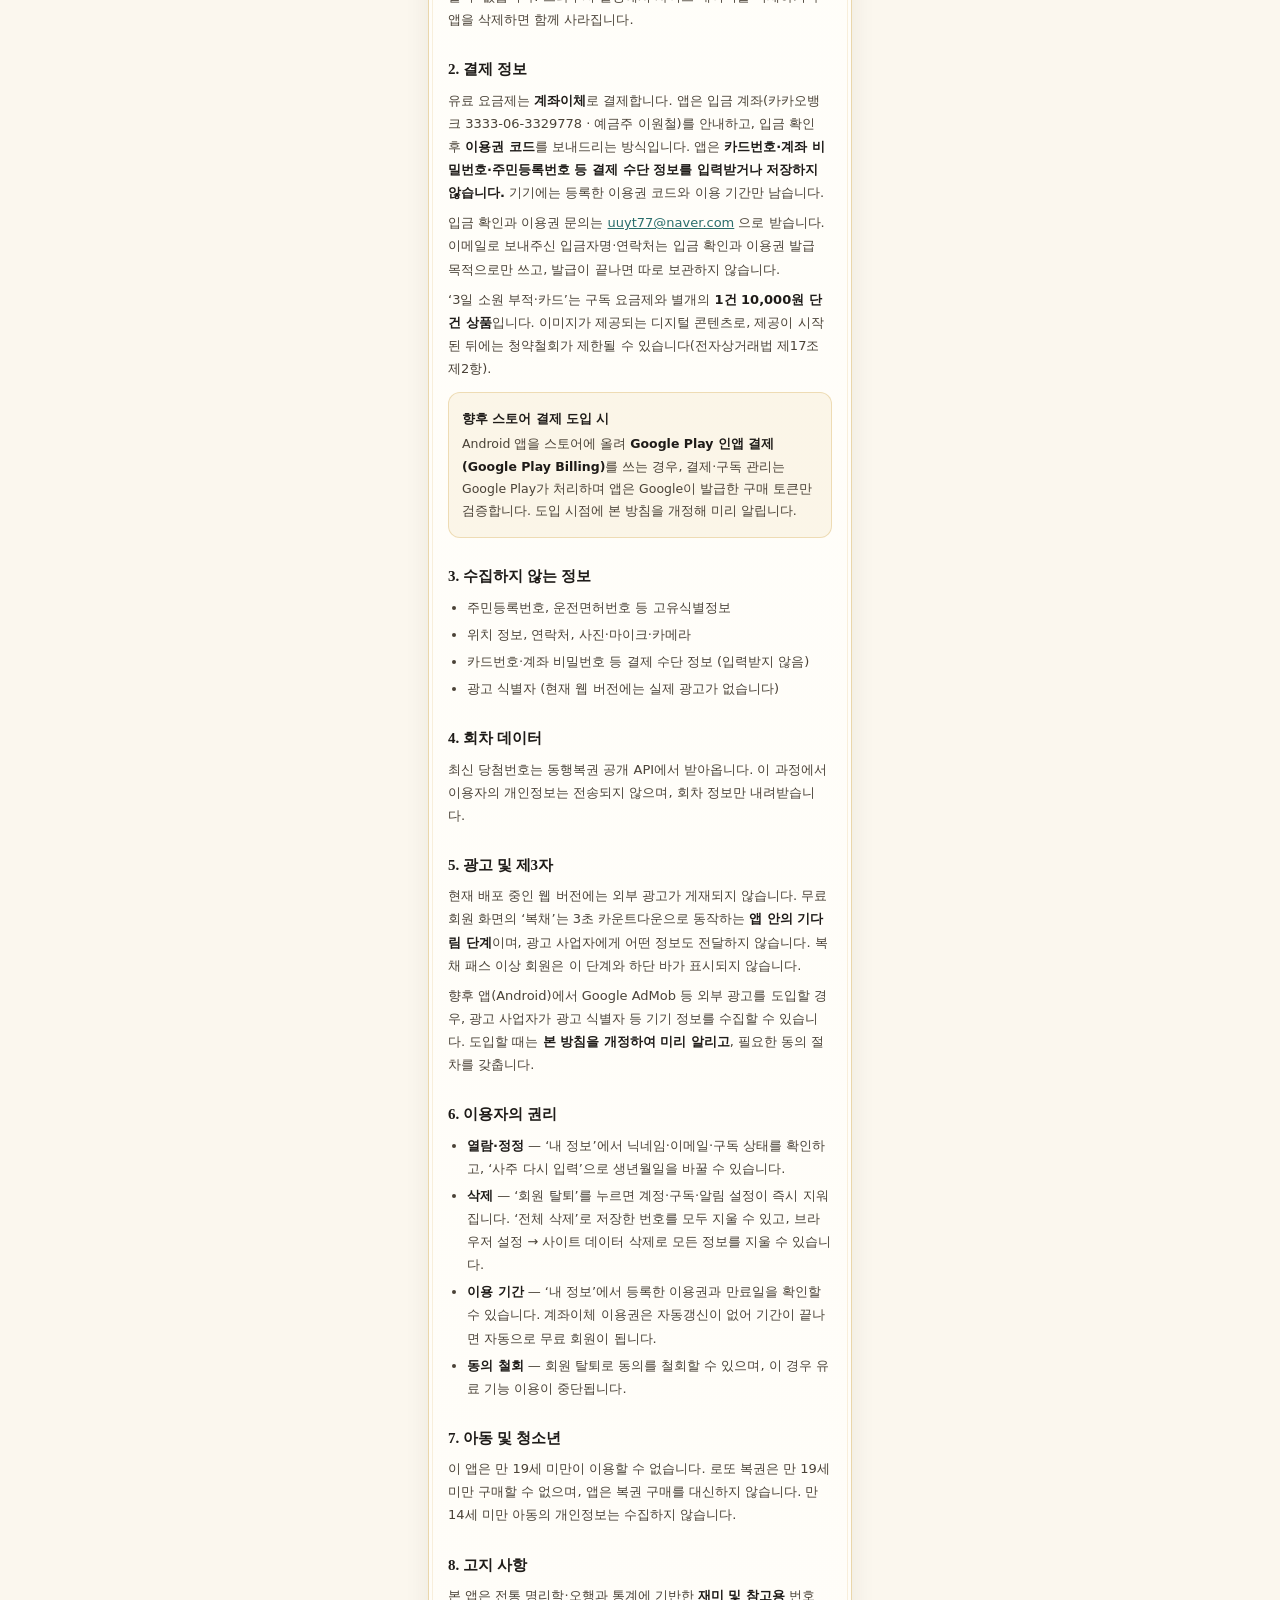
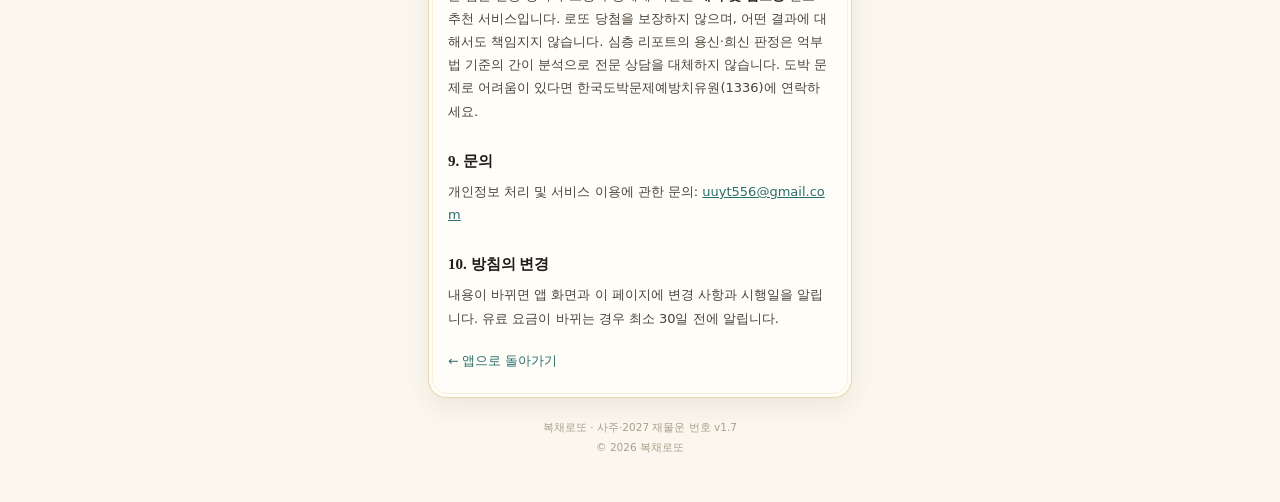
<file: privacy.html>
<!doctype html>
<html lang="ko">
<head>
<meta charset="utf-8" />
<meta name="viewport" content="width=device-width, initial-scale=1, viewport-fit=cover" />
<meta name="theme-color" content="#1E1B18" />
<script>
/* 채널 판별 — 플레이스토어 앱(?channel=play)과 웹(계좌이체) 버전의 안내를 분리합니다 */
(function () {
  var play = false;
  try {
    var q = new URLSearchParams(location.search);
    var ch = q.get('channel');
    if (ch === 'web') {
      try { sessionStorage.removeItem('bokchae_play_channel'); } catch (e) {}
    } else if (ch === 'play') {
      try { sessionStorage.setItem('bokchae_play_channel', '1'); } catch (e) {}
      play = true;
    } else {
      try { play = sessionStorage.getItem('bokchae_play_channel') === '1'; } catch (e) {}
    }
  } catch (e) {}
  window.BOKCHAE_PLAY = play;
  window.BOKCHAE_CHANNEL = play ? 'play' : 'web';
  if (play) document.documentElement.setAttribute('data-channel', 'play');
})();
</script>
<title>개인정보처리방침 — 복채로또</title>
<link rel="icon" type="image/png" sizes="32x32" href="./favicon-32.png" />
<link rel="apple-touch-icon" href="./apple-touch-icon.png" />
<link rel="stylesheet" href="style.css?v=22" />
<style>
  /* 채널별 안내 분리 — 웹 전용(계좌이체) / 스토어 앱 전용(무료·광고형) */
  .play-only { display: none; }
  html[data-channel="play"] .play-only { display: block; }
  html[data-channel="play"] .web-only { display: none !important; }
</style>
<style>
  body { padding-bottom: 40px; }
  .doc { padding: 22px 19px 24px; }
  .doc h1 { font-family: var(--serif); font-size: 21px; margin: 0 0 4px; letter-spacing: .3px; }
  .doc .meta { font-size: 11.5px; color: var(--meok-3); margin: 0 0 16px; }
  .doc h2 { font-family: var(--serif); font-size: 15px; margin: 22px 0 7px; padding-top: 4px; color: var(--meok); }
  .doc p, .doc li { font-size: 13px; color: var(--meok-2); line-height: 1.78; }
  .doc p { margin: 7px 0; }
  .doc ul { margin: 7px 0; padding-left: 19px; }
  .doc li { margin: 4px 0; }
  .doc b { color: var(--meok); }
  .doc .box { background: rgba(43, 110, 108, .06); border: 1px solid rgba(43, 110, 108, .18); border-radius: 12px; padding: 12px 13px; margin: 12px 0; }
  .doc .box p { margin: 3px 0; font-size: 12.5px; }
  .doc .warn { background: rgba(201, 151, 44, .08); border: 1px solid rgba(201, 151, 44, .28); border-radius: 12px; padding: 12px 13px; margin: 12px 0; }
  .doc .warn p { margin: 3px 0; font-size: 12.5px; }
  .doc table { width: 100%; border-collapse: collapse; margin: 10px 0; font-size: 12px; }
  .doc th, .doc td { border: 1px solid var(--line); padding: 8px 9px; text-align: left; vertical-align: top; color: var(--meok-2); }
  .doc th { background: rgba(201, 151, 44, .08); color: var(--meok); font-weight: 600; white-space: nowrap; }
  .doc a { color: var(--cheongja); word-break: break-all; }
  .back { display: inline-flex; align-items: center; gap: 5px; font-size: 12.5px; color: var(--meok-2); text-decoration: none; margin-top: 14px; }
</style>
</head>
<body>
<div class="wrap" style="padding-top:20px">
  <header class="topbar" style="padding-top:6px">
    <div class="brand">
      <div class="brand-mark" aria-hidden="true"><img src="./icon-192.png" alt="" width="46" height="46" decoding="async" /></div>
      <div class="brand-text"><b>복채로또</b><span>개인정보처리방침 · Privacy Policy</span></div>
    </div>
  </header>

  <article class="card doc">
    <h1>개인정보처리방침</h1>
    <p class="meta">시행일 2026년 11월 28일 · 버전 1.5 (스토어 앱 무료·광고형 모드 안내 추가)</p>

    <div class="box play-only">
      <p><b>스토어 앱(무료·광고형) 안내</b></p>
      <p>· 플레이스토어로 설치한 앱에서는 <b>모든 기능을 무료</b>로 이용합니다. 결제 기능(인앱 결제 포함)이 없습니다.</p>
      <p>· 앱에 표시되는 자체 배너와 3초 대기 화면은 앱 안내용이며, 외부 광고 사업자에게 정보를 보내지 않습니다.</p>
    </div>

    <p>복채로또(이하 “앱”)는 이용자의 개인정보를 소중하게 생각하며, 아래와 같이 처리 방침을 안내합니다. 이 앱은 <b>회원가입을 선택</b>할 수 있고, 입력한 정보는 <b>이용자의 기기 안에만</b> 저장됩니다. <span class="web-only">유료 이용은 <b>계좌이체 후 이용권 코드 등록</b> 방식이며, 앱은 카드·계좌 비밀번호 등 결제 수단 정보를 받지 않습니다.</span><span class="play-only">플레이스토어 앱은 <b>모든 기능을 무료</b>로 제공하며 결제 기능이 없습니다.</span></p>

    <div class="box">
      <p><b>핵심 요약</b></p>
      <p>· 생년월일·태어난 시간, 닉네임·이메일은 <b>기기(브라우저) 저장소에만</b> 저장되고 외부 서버로 전송되지 않습니다.</p>
      <p>· 비밀번호는 평문으로 저장하지 않고 <b>소금값 + SHA-256 해시</b>로만 보관합니다.</p>
      <p>· 사주·오행 계산과 번호 추천, 회원 정보 처리는 <b>기기 안에서</b> 이루어집니다.</p>
      <p>· 위치·연락처·사진·마이크·카메라 접근 권한을 <b>사용하지 않습니다.</b></p>
      <p class="web-only">· 유료 이용은 <b>계좌이체 + 이용권 코드</b> 방식이며, 앱은 카드·계좌 등 결제 수단 정보를 받거나 저장하지 않습니다.</p>
      <p class="play-only">· 유료 결제가 없는 <b>무료 앱</b>이며, 카드·계좌 등 결제 수단 정보를 받지 않습니다.</p>
      <p>· 로그인하지 않고도 무료 기능(오늘의 재물운·기본 1조합)을 그대로 쓸 수 있습니다.</p>
    </div>

    <h2>1. 수집·이용하는 정보</h2>
    <table>
      <tr><th>항목</th><th>목적</th><th>저장 위치</th><th>보유 기간</th></tr>
      <tr><td>닉네임, 이메일, 비밀번호 해시 <span style="color:var(--meok-3)">(회원가입 시)</span></td><td>회원 식별, 로그인, 구독 등급 관리</td><td>이용자 기기(localStorage)</td><td>회원 탈퇴 또는 이용자가 삭제할 때까지</td></tr>
      <tr><td>생년월일, 양력/음력 구분, 태어난 시간(선택)</td><td>사주 네 기둥과 오행 계산, 번호 추천, 심층 리포트</td><td>이용자 기기(localStorage)</td><td>이용자가 삭제할 때까지</td></tr>
      <tr class="web-only"><td>구독 등급·이용권 등록 기록(이용권 코드, 금액, 시작·만료일)</td><td>유료 기능 제공, 이용 기간 확인</td><td>이용자 기기(localStorage)</td><td>회원 탈퇴 또는 이용자가 삭제할 때까지</td></tr>
      <tr><td>알림 설정(토요일 당첨 알림, 길일 알림)</td><td>이용자가 켠 알림 제공</td><td>이용자 기기(localStorage)</td><td>이용자가 끄거나 탈퇴할 때까지</td></tr>
      <tr><td>저장한 번호 조합</td><td>내 번호 기록과 당첨 확인</td><td>이용자 기기(localStorage)</td><td>이용자가 삭제할 때까지</td></tr>
      <tr><td>오늘의 복채(광고) 열람 여부</td><td>하루 1회 무료 열람 제한</td><td>이용자 기기(localStorage)</td><td>당일</td></tr>
      <tr><td>회차별 복채 5조합 발급 기록(회차, 발급일)</td><td>매주 5조합 보관</td><td>이용자 기기(localStorage)</td><td>최근 20회차</td></tr>
      <tr class="web-only"><td>소원 부적·카드 구매 기록(주문번호, 금액, 소원 문구, 결제일)</td><td>단건 상품 제공과 구매 확인</td><td>이용자 기기(localStorage)</td><td>이용자가 삭제할 때까지</td></tr>
    </table>
    <p>위 정보는 <b>서버로 전송되지 않으며</b>, 앱 운영자는 해당 정보를 열람할 수 없습니다. 브라우저 설정에서 사이트 데이터를 삭제하거나 앱을 삭제하면 함께 사라집니다.</p>

    <div class="web-only">
    <h2>2. 결제 정보</h2>
    <p>유료 요금제는 <b>계좌이체</b>로 결제합니다. 앱은 입금 계좌(카카오뱅크 3333-06-3329778 · 예금주 이원철)를 안내하고, 입금 확인 후 <b>이용권 코드</b>를 보내드리는 방식입니다. 앱은 <b>카드번호·계좌 비밀번호·주민등록번호 등 결제 수단 정보를 입력받거나 저장하지 않습니다.</b> 기기에는 등록한 이용권 코드와 이용 기간만 남습니다.</p>
    <p>입금 확인과 이용권 문의는 <a href="mailto:uuyt77@naver.com">uuyt77@naver.com</a> 으로 받습니다. 이메일로 보내주신 입금자명·연락처는 입금 확인과 이용권 발급 목적으로만 쓰고, 발급이 끝나면 따로 보관하지 않습니다.</p>
    <p>‘3일 소원 부적·카드’는 구독 요금제와 별개의 <b>1건 10,000원 단건 상품</b>입니다. 이미지가 제공되는 디지털 콘텐츠로, 제공이 시작된 뒤에는 청약철회가 제한될 수 있습니다(전자상거래법 제17조 제2항).</p>
    <div class="warn">
      <p><b>향후 스토어 결제 도입 시</b></p>
      <p>Android 앱을 스토어에 올려 <b>Google Play 인앱 결제(Google Play Billing)</b>를 쓰는 경우, 결제·구독 관리는 Google Play가 처리하며 앱은 Google이 발급한 구매 토큰만 검증합니다. 도입 시점에 본 방침을 개정해 미리 알립니다.</p>
    </div>
    </div>

    <div class="play-only">
    <h2>2. 결제 정보</h2>
    <p>이 앱(플레이스토어 배포판)은 <b>모든 기능을 무료로 제공</b>하며, 앱 안에서 <b>어떤 결제도 하지 않습니다.</b> 결제 수단 정보를 입력받지 않으며, 기기에 결제 관련 정보가 저장되지 않습니다.</p>
    <p>앱 안의 유일한 수익 구조는 앱이 직접 표시하는 안내 배너와 3초 대기 화면이며, 여기서 어떤 개인정보도 외부로 전달하지 않습니다.</p>
    </div>

    <h2>3. 수집하지 않는 정보</h2>
    <ul>
      <li>주민등록번호, 운전면허번호 등 고유식별정보</li>
      <li>위치 정보, 연락처, 사진·마이크·카메라</li>
      <li>카드번호·계좌 비밀번호 등 결제 수단 정보 (입력받지 않음)</li>
      <li>광고 식별자 (현재 웹 버전에는 실제 광고가 없습니다)</li>
    </ul>

    <h2>4. 회차 데이터</h2>
    <p>최신 당첨번호는 동행복권 공개 API에서 받아옵니다. 이 과정에서 이용자의 개인정보는 전송되지 않으며, 회차 정보만 내려받습니다.</p>

    <h2>5. 광고 및 제3자</h2>
    <p class="web-only">현재 배포 중인 웹 버전에는 외부 광고가 게재되지 않습니다. 무료 회원 화면의 ‘복채’는 3초 카운트다운으로 동작하는 <b>앱 안의 기다림 단계</b>이며, 광고 사업자에게 어떤 정보도 전달하지 않습니다. 복채 패스 이상 회원은 이 단계와 하단 바가 표시되지 않습니다.</p>
    <p class="play-only">이 앱은 무료로 제공되며, 화면 아래 <b>자체 안내 배너</b>와 3초 카운트다운 대기 화면이 표시됩니다. 현재 서드파티 광고 SDK를 사용하지 않으므로 <b>광고 사업자에게 어떤 개인정보·광고 식별자도 전달하지 않습니다.</b></p>
    <p>향후 앱(Android)에서 Google AdMob 등 외부 광고를 도입할 경우, 광고 사업자가 광고 식별자 등 기기 정보를 수집할 수 있습니다. 도입할 때는 <b>본 방침을 개정하여 미리 알리고</b>, 필요한 동의 절차를 갖춥니다.</p>

    <h2>6. 이용자의 권리</h2>
    <ul>
      <li><b>열람·정정</b> — ‘내 정보’에서 닉네임·이메일·구독 상태를 확인하고, ‘사주 다시 입력’으로 생년월일을 바꿀 수 있습니다.</li>
      <li><b>삭제</b> — ‘회원 탈퇴’를 누르면 계정·구독·알림 설정이 즉시 지워집니다. ‘전체 삭제’로 저장한 번호를 모두 지울 수 있고, 브라우저 설정 → 사이트 데이터 삭제로 모든 정보를 지울 수 있습니다.</li>
      <li class="web-only"><b>이용 기간</b> — ‘내 정보’에서 등록한 이용권과 만료일을 확인할 수 있습니다. 계좌이체 이용권은 자동갱신이 없어 기간이 끝나면 자동으로 무료 회원이 됩니다.</li>
      <li><b>동의 철회</b> — 회원 탈퇴로 동의를 철회할 수 있으며, 이 경우 유료 기능 이용이 중단됩니다.</li>
    </ul>

    <h2>7. 아동 및 청소년</h2>
    <p>이 앱은 만 19세 미만이 이용할 수 없습니다. 로또 복권은 만 19세 미만 구매할 수 없으며, 앱은 복권 구매를 대신하지 않습니다. 만 14세 미만 아동의 개인정보는 수집하지 않습니다.</p>

    <h2>8. 고지 사항</h2>
    <p>본 앱은 전통 명리학·오행과 통계에 기반한 <b>재미 및 참고용</b> 번호 추천 서비스입니다. 로또 당첨을 보장하지 않으며, 어떤 결과에 대해서도 책임지지 않습니다. 심층 리포트의 용신·희신 판정은 억부법 기준의 간이 분석으로 전문 상담을 대체하지 않습니다. 도박 문제로 어려움이 있다면 한국도박문제예방치유원(1336)에 연락하세요.</p>

    <h2>9. 문의</h2>
    <p>개인정보 처리 및 서비스 이용에 관한 문의: <a href="mailto:uuyt556@gmail.com">uuyt556@gmail.com</a></p>

    <h2>10. 방침의 변경</h2>
    <p>내용이 바뀌면 앱 화면과 이 페이지에 변경 사항과 시행일을 알립니다. <span class="web-only">유료 요금이 바뀌는 경우 최소 30일 전에 알립니다.</span></p>

    <a class="back" href="./index.html">← 앱으로 돌아가기</a>
  </article>

  <footer class="foot">복채로또 · 사주·2027 재물운 번호 v1.7<br />© 2026 복채로또</footer>
</div>
</body>
</html>
</file>
<file: webtoon.css>
/*! webtoon.css — 복채로또 '웹툰 점집' 컷신 */

/* ───── 본문 카드 ───── */
.wt-card { overflow: hidden; }
.wt-seg { margin: 0 0 11px; display: flex; }
.wt-seg button { flex: 1; padding: 7px 8px; font-size: 12px; }

.wt-hero-btn {
  margin-top: 12px; width: 100%; cursor: pointer;
  display: flex; align-items: center; justify-content: center; gap: 7px;
  border: 1px dashed rgba(201, 151, 44, .55); border-radius: 12px;
  background: linear-gradient(160deg, rgba(255, 250, 236, .95), rgba(248, 236, 206, .9));
  color: var(--gold-d); font-size: 12.5px; font-weight: 600; letter-spacing: .2px;
  padding: 10px 12px;
}
.wt-hero-btn b { font-family: var(--serif); font-size: 13px; }
.wt-hero-btn:active { transform: translateY(1px); }

/* ───── 웹툰 컷(무대) ───── */
.wt-stage {
  position: relative; isolation: isolate; overflow: hidden;
  aspect-ratio: 1 / 1.1; width: 100%;
  border: 2px solid rgba(30, 27, 24, .82);
  border-radius: 14px;
  background:
    radial-gradient(120% 80% at 62% 20%, #FFFDF6 0%, #FDF8EC 42%, #F8EFDC 72%, #F1E3C8 100%);
  box-shadow: inset 0 0 0 1px rgba(255, 255, 255, .55), 0 8px 20px rgba(60, 45, 20, .13);
  cursor: pointer;
  -webkit-tap-highlight-color: transparent;
}
.wt-stage::after { /* 컷 테두리 안쪽 이중선 */
  content: ""; position: absolute; inset: 4px; border-radius: 10px;
  border: 1px solid rgba(201, 151, 44, .22); pointer-events: none; z-index: 6;
}

.wt-scene { position: absolute; inset: 0; z-index: 1; }
.wt-scene::before { /* 한지 결 */
  content: ""; position: absolute; inset: 0;
  background-image: url("data:image/svg+xml;utf8,<svg xmlns='http://www.w3.org/2000/svg' width='120' height='120'><filter id='n'><feTurbulence type='fractalNoise' baseFrequency='0.85' numOctaves='2' stitchTiles='stitch'/><feColorMatrix type='saturate' values='0'/></filter><rect width='120' height='120' filter='url(%23n)' opacity='0.05'/></svg>");
  mix-blend-mode: multiply;
}
.wt-halo {
  position: absolute; left: 30%; right: -14%; top: 16%; bottom: -10%;
  border-radius: 50%;
  background: radial-gradient(circle at 58% 60%, rgba(240, 211, 140, .55), rgba(231, 200, 122, .18) 46%, rgba(231, 200, 122, 0) 70%);
  filter: blur(2px);
  animation: wtGlow 5.2s ease-in-out infinite;
}
.wt-glyph { /* 뒤에 흐릿하게 깔리는 한자 */
  position: absolute; right: -6%; top: -8%;
  font-family: var(--serif); font-size: 190px; line-height: 1;
  color: rgba(30, 27, 24, .05); letter-spacing: 4px; pointer-events: none;
  -webkit-user-select: none; user-select: none;
}

.wt-sparks { position: absolute; inset: 0; overflow: hidden; }
.wt-spark {
  position: absolute; bottom: -12px; width: 6px; height: 6px; border-radius: 50%;
  background: radial-gradient(circle, #FFFAE8 0%, #EFD397 42%, rgba(201, 151, 44, 0) 72%);
  box-shadow: 0 0 9px rgba(231, 200, 122, .9);
  opacity: 0;
  animation: wtRise var(--d, 5s) linear var(--dl, 0s) infinite;
}

/* 캐릭터 */
.wt-char {
  position: absolute; right: -9%; bottom: -7%; width: 79%; height: 88%; z-index: 2;
  display: flex; align-items: flex-end; justify-content: center;
  transform-origin: 50% 92%; pointer-events: none;
  animation: wtFloat 7s ease-in-out infinite;
}
.wt-char img {
  width: 100%; height: 100%; object-fit: contain; object-position: bottom center;
  mix-blend-mode: multiply;
  opacity: 0; transition: opacity .7s ease;
  transform-origin: 50% 100%;
  animation: wtBreathe 5.4s ease-in-out infinite;
  -webkit-mask-image: linear-gradient(180deg, #000 0%, #000 74%, rgba(0, 0, 0, .55) 90%, transparent 100%);
  mask-image: linear-gradient(180deg, #000 0%, #000 74%, rgba(0, 0, 0, .55) 90%, transparent 100%);
  -webkit-user-drag: none;
}
.wt-char img.in { opacity: 1; }
.wt-aura {
  position: absolute; left: -4%; right: -4%; bottom: -6%; height: 78%;
  border-radius: 50%;
  background: radial-gradient(circle at 55% 62%, rgba(255, 246, 214, .85), rgba(231, 200, 122, .22) 52%, rgba(231, 200, 122, 0) 74%);
  filter: blur(6px); z-index: -1;
  animation: wtGlow 4.6s ease-in-out infinite;
}
.wt-stage.typing .wt-char { animation-duration: 3.8s; }

/* 이름 패 */
.wt-plate {
  position: absolute; left: 9px; bottom: 9px; z-index: 5;
  display: inline-flex; align-items: baseline; gap: 6px;
  padding: 5px 9px; border-radius: 8px;
  background: linear-gradient(150deg, #C6452F, #96291A);
  color: #FFF3E2;
  box-shadow: 0 3px 9px rgba(150, 40, 25, .3), inset 0 0 0 1px rgba(255, 236, 214, .35);
  transform: rotate(-2deg);
}
.wt-plate b { font-family: var(--serif); font-size: 12.5px; letter-spacing: 1.5px; }
.wt-plate span { font-size: 9.5px; letter-spacing: .2px; opacity: .88; }

/* 말풍선 */
.wt-bubbles {
  position: absolute; left: 8px; right: 8px; top: 9px; z-index: 4;
  display: flex; flex-direction: column; gap: 7px;
  pointer-events: none;
}
.wt-bubble {
  position: relative;
  background: #FFFDF7;
  border: 2px solid rgba(30, 27, 24, .88);
  border-radius: 14px;
  padding: 9px 11px 10px;
  box-shadow: 3px 3px 0 rgba(30, 27, 24, .13);
  max-width: 100%;
}
.wt-bubble p { margin: 0; font-size: 12.5px; line-height: 1.64; color: var(--meok); letter-spacing: -.1px; word-break: keep-all; }
.wt-bubble.live::after {
  content: ""; position: absolute; left: 20px; bottom: -8px;
  width: 13px; height: 13px; background: #FFFDF7;
  border-right: 2px solid rgba(30, 27, 24, .88);
  border-bottom: 2px solid rgba(30, 27, 24, .88);
  border-bottom-right-radius: 3px;
  transform: rotate(45deg);
}
.wt-bubble.old { opacity: .5; box-shadow: 2px 2px 0 rgba(30, 27, 24, .1); }
.wt-bubble.old p {
  white-space: nowrap; overflow: hidden; text-overflow: ellipsis;
  font-size: 11.5px; line-height: 1.5; color: var(--meok-2);
}
.wt-bubble.pop { animation: wtPop .44s cubic-bezier(.2, .9, .3, 1.25) both; }
.wt-caret {
  display: inline-block; width: 2px; height: 1em; margin-left: 2px; vertical-align: -2px;
  background: var(--gold-d); animation: wtCaret 1s steps(2, end) infinite;
}
.wt-stage:not(.typing) .wt-caret { display: none; }

/* 조작 */
.wt-ctl { display: flex; align-items: center; gap: 8px; margin-top: 10px; }
.wt-round {
  width: 34px; height: 34px; flex: 0 0 34px; border-radius: 50%;
  display: grid; place-items: center;
  border: 1px solid var(--line-gold); background: #FFFDF7; color: var(--meok-2);
  font-size: 17px; line-height: 1; cursor: pointer;
}
.wt-round-next {
  border-color: transparent; color: #3A2A08; font-weight: 700;
  background: linear-gradient(160deg, #F0D38C, #D3A542);
  box-shadow: 0 4px 10px rgba(160, 118, 30, .2);
}
.wt-dots { flex: 1; display: flex; gap: 4px; justify-content: center; flex-wrap: wrap; }
.wt-dot {
  width: 6px; height: 6px; border-radius: 99px; border: 0; padding: 0;
  background: rgba(30, 27, 24, .18); cursor: pointer; transition: width .2s, background .2s;
}
.wt-dot.on { width: 16px; background: var(--gold); }
.wt-mini {
  border: 1px solid var(--line-gold); border-radius: 999px; white-space: nowrap;
  background: rgba(255, 253, 246, .9); color: var(--gold-d);
  font-size: 11px; padding: 6px 10px; cursor: pointer;
}
.wt-auto {
  display: inline-flex; align-items: center; gap: 5px; margin-top: 7px;
  font-size: 10.5px; color: var(--meok-3); cursor: pointer;
}
.wt-auto input { width: 14px; height: 14px; accent-color: var(--gold); }

/* 다른 점사 듣기 — 카드·컷 공통 */
.wt-extra { margin-top: 9px; }
.wt-shuffle {
  width: 100%; display: flex; align-items: center; justify-content: center; gap: 6px;
  border: 1px solid var(--line-gold); border-radius: 12px; padding: 9px 12px;
  background: linear-gradient(180deg, #FFFDF7 0%, #FBF3E1 100%);
  color: var(--gold-d); font-size: 12px; font-weight: 600; letter-spacing: .2px;
  cursor: pointer; transition: background .18s, transform .12s, box-shadow .18s;
}
.wt-shuffle:hover { background: #FFF7E6; box-shadow: 0 2px 8px rgba(201, 151, 44, .16); }
.wt-shuffle:active { transform: translateY(1px); }
.cut-bar .wt-extra { margin-top: 8px; }
.cut-bar .wt-shuffle { font-size: 11.5px; padding: 8px 10px; }

/* 다른 점사로 바뀔 때 살짝 흔들리는 표시 */
@keyframes wtSwapIn {
  0% { opacity: .2; transform: translateY(5px) scale(.995); }
  100% { opacity: 1; transform: none; }
}
.wt-stage.swapped .wt-bubbles { animation: wtSwapIn .5s ease both; }

/* 안내(회원가입·요금제) 박스 */
.wt-cta { margin-top: 10px; }
.wt-cta[hidden] { display: none; }
.wt-cta-box {
  border: 1px solid rgba(201, 151, 44, .45); border-radius: 14px; padding: 10px;
  background: linear-gradient(160deg, rgba(255, 250, 234, .98), rgba(249, 235, 202, .95));
  box-shadow: 0 7px 18px rgba(160, 118, 30, .13);
  animation: wtCtaIn .45s cubic-bezier(.2, .9, .3, 1) both;
}
.wt-cta-btns { display: grid; gap: 7px; }
.wt-cta-box .btn { padding: 11px 12px; font-size: 13px; }
.wt-cta-note { margin: 7px 0 0; font-size: 10px; color: var(--meok-3); text-align: center; }

/* ───── 크게 보기(컷신) ───── */
.cut-back { padding: 0; align-items: flex-end; justify-content: center; }
.cut-sheet {
  display: flex; flex-direction: column;
  width: 100%; max-width: 460px; height: min(94vh, 820px);
  border: 1px solid rgba(201, 151, 44, .5); border-bottom: 0;
  border-radius: 20px 20px 0 0;
  background: linear-gradient(180deg, #FFFDF6, #F7EEDB);
  box-shadow: 0 -14px 44px rgba(20, 15, 5, .38);
  overflow-y: auto; overscroll-behavior: contain;
  animation: cutUp .34s cubic-bezier(.2, .8, .25, 1) both;
}
.cut-top {
  display: flex; align-items: center; gap: 9px;
  padding: 12px 14px 10px;
  border-bottom: 1px dashed rgba(201, 151, 44, .35);
}
.cut-badge {
  width: 30px; height: 30px; flex: 0 0 30px; border-radius: 8px;
  display: grid; place-items: center;
  font-family: var(--serif); font-size: 14px; color: #FFF3E2;
  background: linear-gradient(150deg, #C6452F, #96291A);
  box-shadow: inset 0 0 0 1px rgba(255, 236, 214, .4);
}
.cut-title { min-width: 0; }
.cut-title b { display: block; font-family: var(--serif); font-size: 15px; letter-spacing: .3px; }
.cut-title span { display: block; font-size: 10.5px; color: var(--meok-3); }
.cut-x {
  margin-left: auto; border: 0; background: none; cursor: pointer;
  font-size: 22px; line-height: 1; color: var(--meok-3); padding: 2px 6px;
}
.cut-stage { flex: 1; min-height: 230px; height: auto; aspect-ratio: auto; margin: 10px 12px 0; }
.cut-bar { padding: 0 12px 13px; display: flex; flex-direction: column; }
.cut-bar .wt-auto { align-self: flex-start; }
.cut-seg { margin: 10px 0 0; display: flex; }
.cut-seg button { flex: 1; font-size: 11.5px; padding: 6px 6px; }
.wt-note { margin: 8px 0 0; font-size: 9.5px; color: var(--meok-3); text-align: center; letter-spacing: .1px; }
.cut-stage .wt-bubble p { font-size: 13px; line-height: 1.68; }

/* ───── 움직임 ───── */
@keyframes wtFloat {
  0%, 100% { transform: translateY(0) rotate(0deg); }
  50% { transform: translateY(-7px) rotate(-.5deg); }
}
@keyframes wtBreathe {
  0%, 100% { transform: scale(1); }
  50% { transform: scale(1.014); }
}
@keyframes wtGlow {
  0%, 100% { opacity: .55; }
  50% { opacity: .95; }
}
@keyframes wtRise {
  0% { transform: translateY(0) scale(calc(var(--s, 1) * .5)); opacity: 0; }
  12% { opacity: .95; }
  70% { opacity: .65; }
  100% { transform: translateY(-330px) scale(var(--s, 1)); opacity: 0; }
}
@keyframes wtPop {
  from { opacity: 0; transform: translateY(12px) scale(.93) rotate(-.7deg); }
  to { opacity: 1; transform: none; }
}
@keyframes wtCaret { 0%, 49% { opacity: 1; } 50%, 100% { opacity: 0; } }
@keyframes wtCtaIn {
  from { opacity: 0; transform: translateY(9px); }
  to { opacity: 1; transform: none; }
}
@keyframes cutUp {
  from { opacity: 0; transform: translateY(26px); }
  to { opacity: 1; transform: none; }
}

@media (max-width: 360px) {
  .wt-bubble p { font-size: 12px; }
  .wt-char { width: 84%; }
  .wt-mini { display: none; }
  .wt-shuffle { font-size: 11px; padding: 8px 10px; }
}
@media (prefers-reduced-motion: reduce) {
  .wt-char, .wt-char img, .wt-aura, .wt-halo { animation: none !important; }
}
</file>
